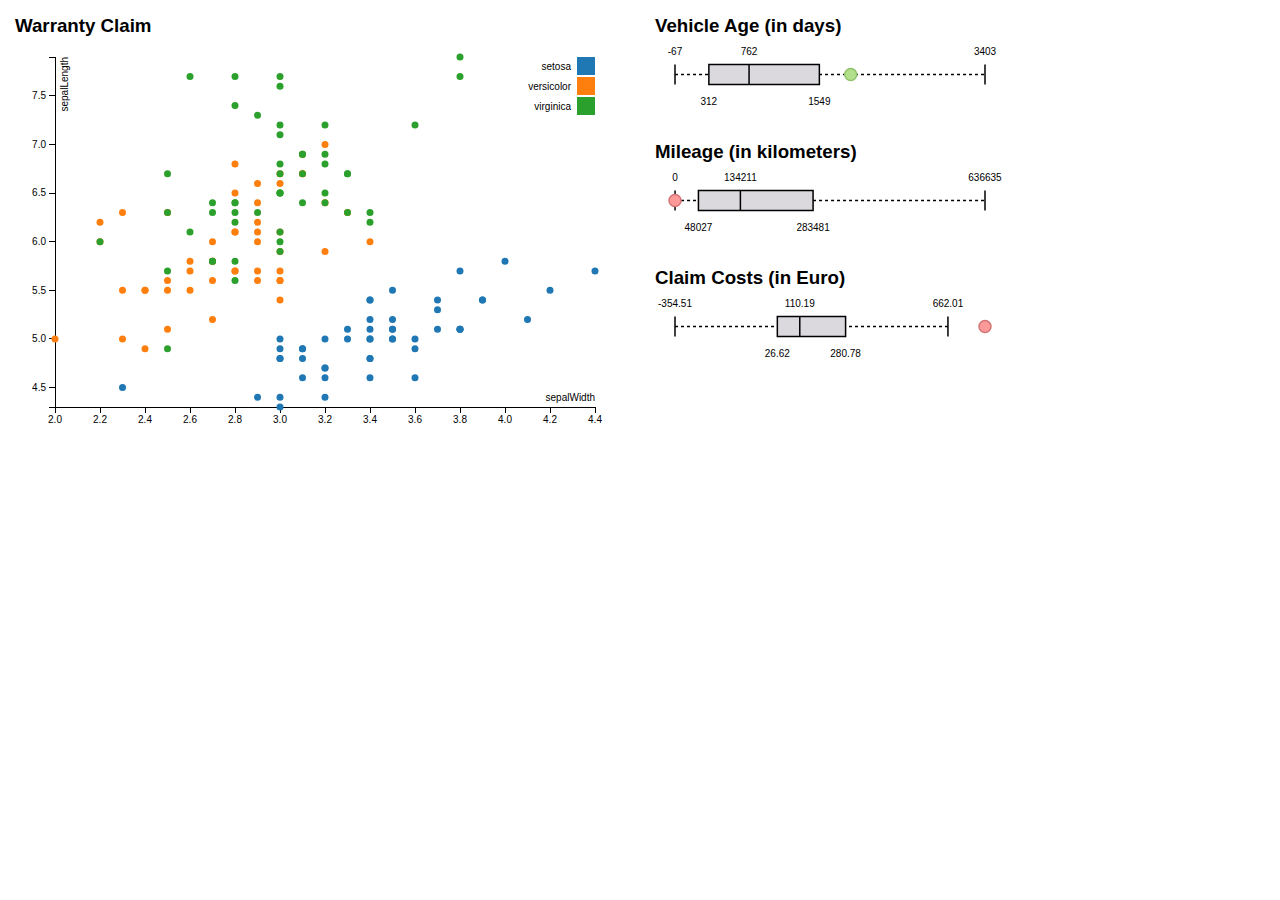
<file: playground/src/main/webapp/index.html>
<!DOCTYPE html>
<html>
<head>
	<title>Warranty Claim Processing</title>
	<meta charset="utf-8">
	<meta http-equiv="X-UA-Compatible" content="IE=edge">
	<meta name="viewport" content="width=device-width, initial-scale=1">
	
	<link rel="icon" href="favicon.ico" />
	<link rel="stylesheet" type="text/css" href="assets/css/style.css" />
	
	<script type="text/javascript" src="assets/library/d3.v3.min.js"></script>
	<script type="text/javascript" src="assets/js/boxplot.js"></script>
	<script type="text/javascript" src="assets/js/scatterplot.js"></script>
</head>
<body>
	<div id="tooltip" style="opacity: 0;"></div>
	<div id="main">
		<div id="left">
			<h3>Warranty Claim</h3>
			<svg id="irisScatterPlot" width="600" height="400"></svg>
			<script>
				d3.tsv("assets/data/iris.tsv", function(error, data) {
			
				 	var names = new Object();
				 	names.x = "sepalWidth";
				 	names.y = "sepalLength";
				 	names.color = "species";
				  
				 	var scatterplot = d3.scatterplot("irisScatterPlot", 600, 400, data, names);
				});
			</script>
		</div>
		<div id="right">
			<h3>Vehicle Age (in days)</h3>
			<svg id="ageBoxPlot" class="boxplot" width="600" height="75"></svg>
			<script>
				/* Boxplot */
				var dimension = new Object();
				dimension.lowerWhisker = -67;
				dimension.upperWhisker = 3403;
				dimension.q1Val = 312;
				dimension.q3Val = 1549;
				dimension.medianVal = 762;
				
				var points = [1900];
				
				var boxplot = d3.boxplot("ageBoxPlot", 350, 75, dimension, points, true);
			</script>
			
			<h3 class="chart">Mileage (in kilometers)</h3>
			<svg id="mileageBoxPlot" class="boxplot" width="600" height="75"></svg>
			<script>
				/* Boxplot */
				var dimension = new Object();
				dimension.lowerWhisker = 0;
				dimension.upperWhisker = 636635;
				dimension.q1Val = 48027;
				dimension.q3Val = 283481;
				dimension.medianVal = 134211;
				
				var points = [-100];
				
				var boxplot = d3.boxplot("mileageBoxPlot", 350, 75, dimension, points, true);
			</script>
			
			<h3 class="chart">Claim Costs (in Euro)</h3>
			<svg id="costBoxPlot" class="boxplot" width="600" height="75"></svg>
			<script>
				/* Boxplot */
				var dimension = new Object();
				dimension.lowerWhisker = -354.51;
				dimension.upperWhisker = 662.01;
				dimension.q1Val = 26.62;
				dimension.q3Val = 280.78;
				dimension.medianVal = 110.19;
				
				var points = [800];
				
				var boxplot = d3.boxplot("costBoxPlot", 350, 75, dimension, points, true);
			</script>
		</div>
	</div>
</body>
</html>
</file>
<file: playground/src/main/webapp/assets/css/style.css>
body {
  font-family: "Helvetica Neue", Helvetica, Arial, sans-serif;
  margin: 0px;
  padding: 0px;
}

p {
	margin: 0px;
}

h3 {
	margin: 0px;
}

/**
 * Page elements
 */
 #main {
 	margin: 15px;
 	clear: both;
 }
 
#left {
	float: left;
	margin-right: 40px;
}

.chart {
	margin-top: 25px;
}

/**
 * D3 charts
 */
.boxplot {
  font: 10px sans-serif;
}

.boxplot line,
.boxplot rect,
.boxplot circle {
  fill: #dbd8de;
  stroke: #000;
  stroke-width: 1.5px;
}

.boxplot .center {
   stroke-dasharray: 3,3;
}

.boxplot .outlier {
	fill: #FB9A99;
	opacity: 1;
	stroke: #d57375;
}

.boxplot .point {
	fill: #B2DF8A;
	opacity: 1;
	stroke: #90c26a;
}

#tooltip {	
    position: absolute;			
    text-align: center;											
    padding: 5px 10px 5px 10px;				
    font: 10px sans-serif;		
    background: #fff;	
    border: 2px solid #ddd;		
    opacity: 1;
}

.axis .tick,
.axis .label {
	font: 10px sans-serif;		
}


.axis path,
.axis line {
  fill: none;
  stroke: #000;
  shape-rendering: crispEdges;
}

.legend text {
	font: 10px sans-serif;		
}
</file>
